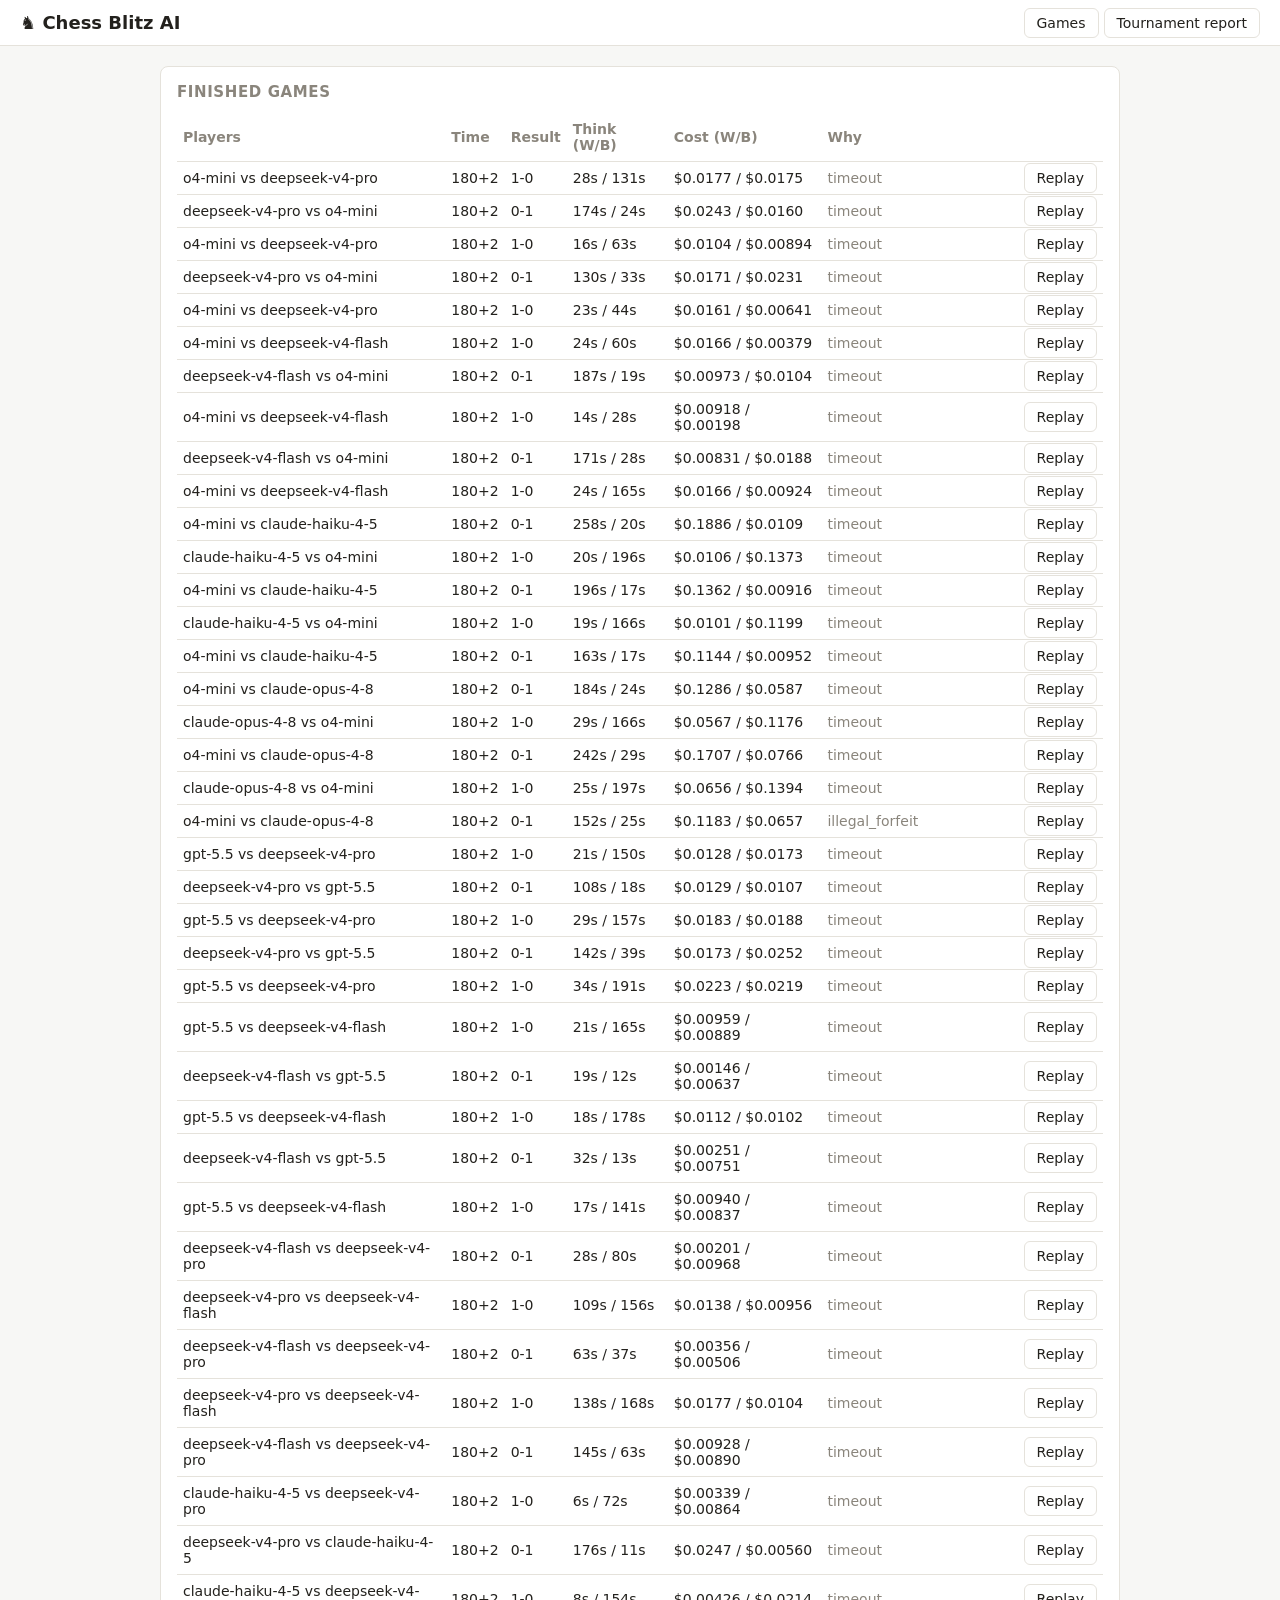
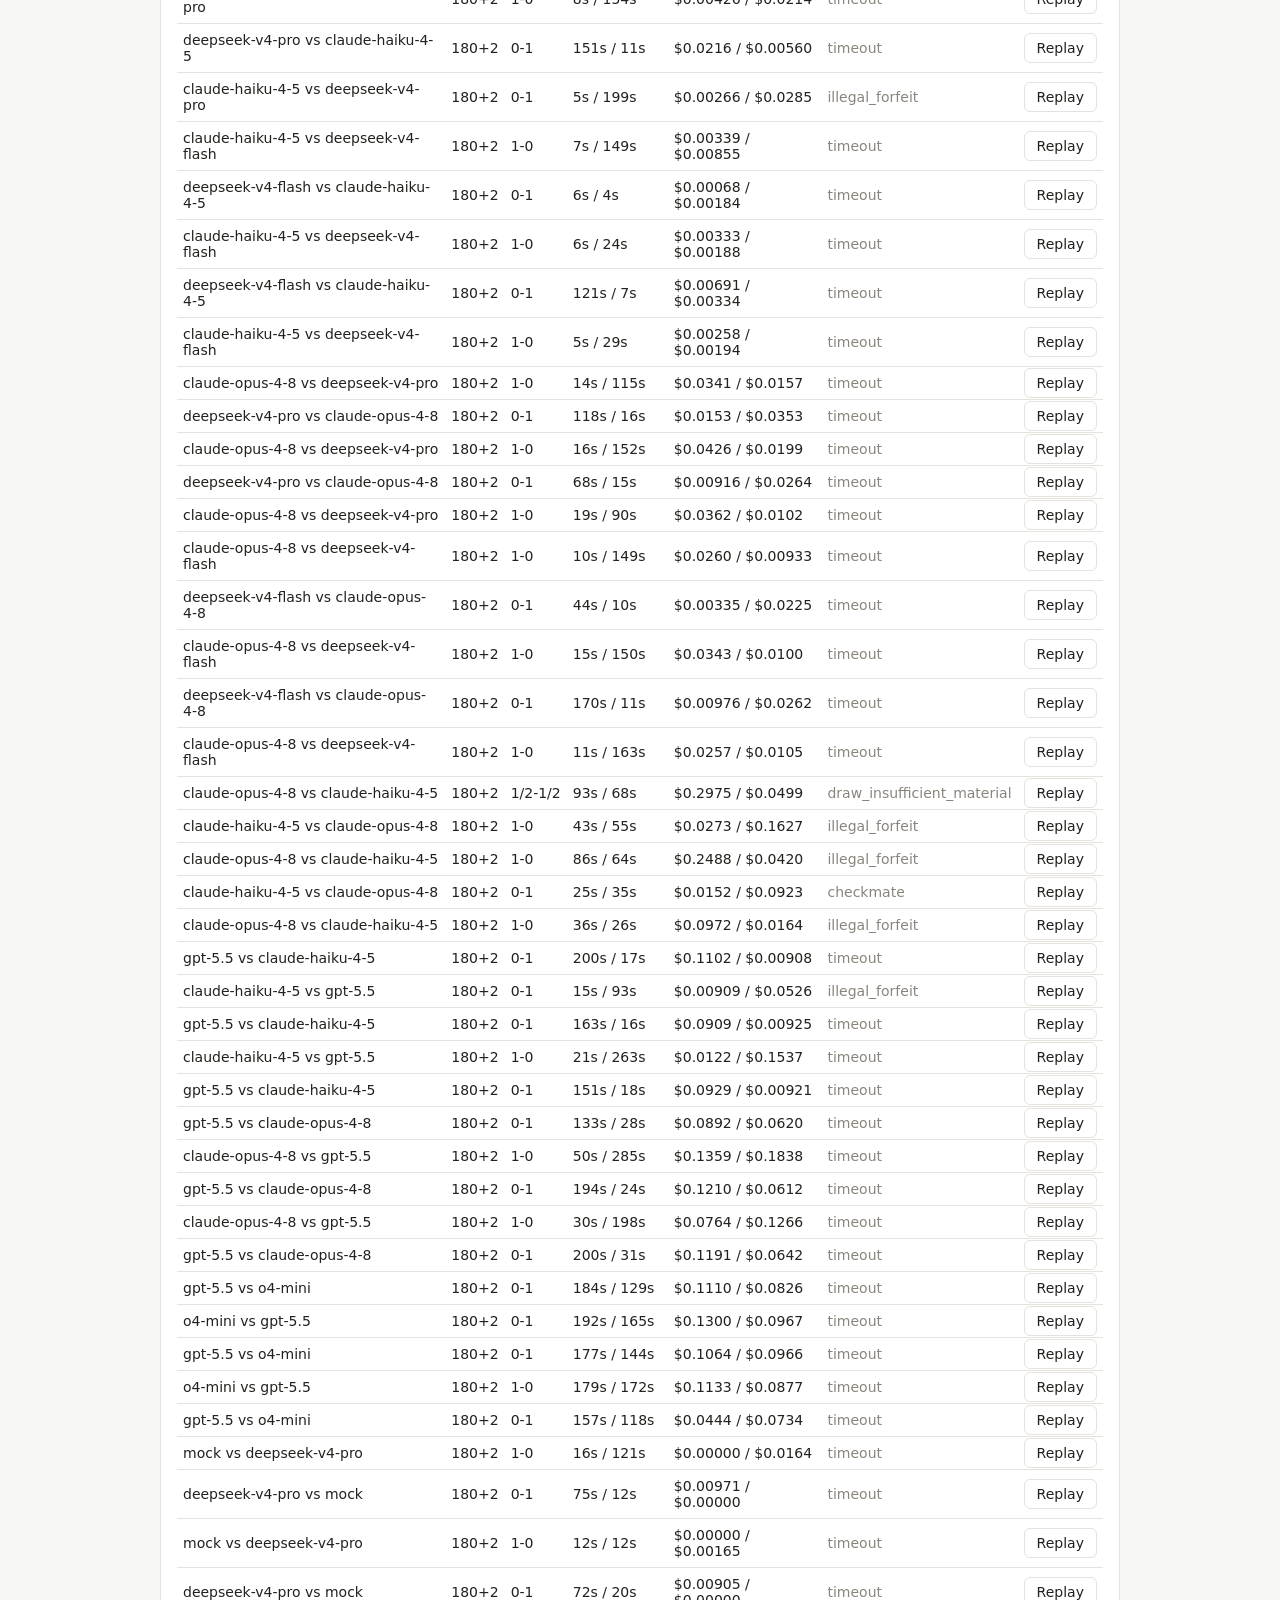
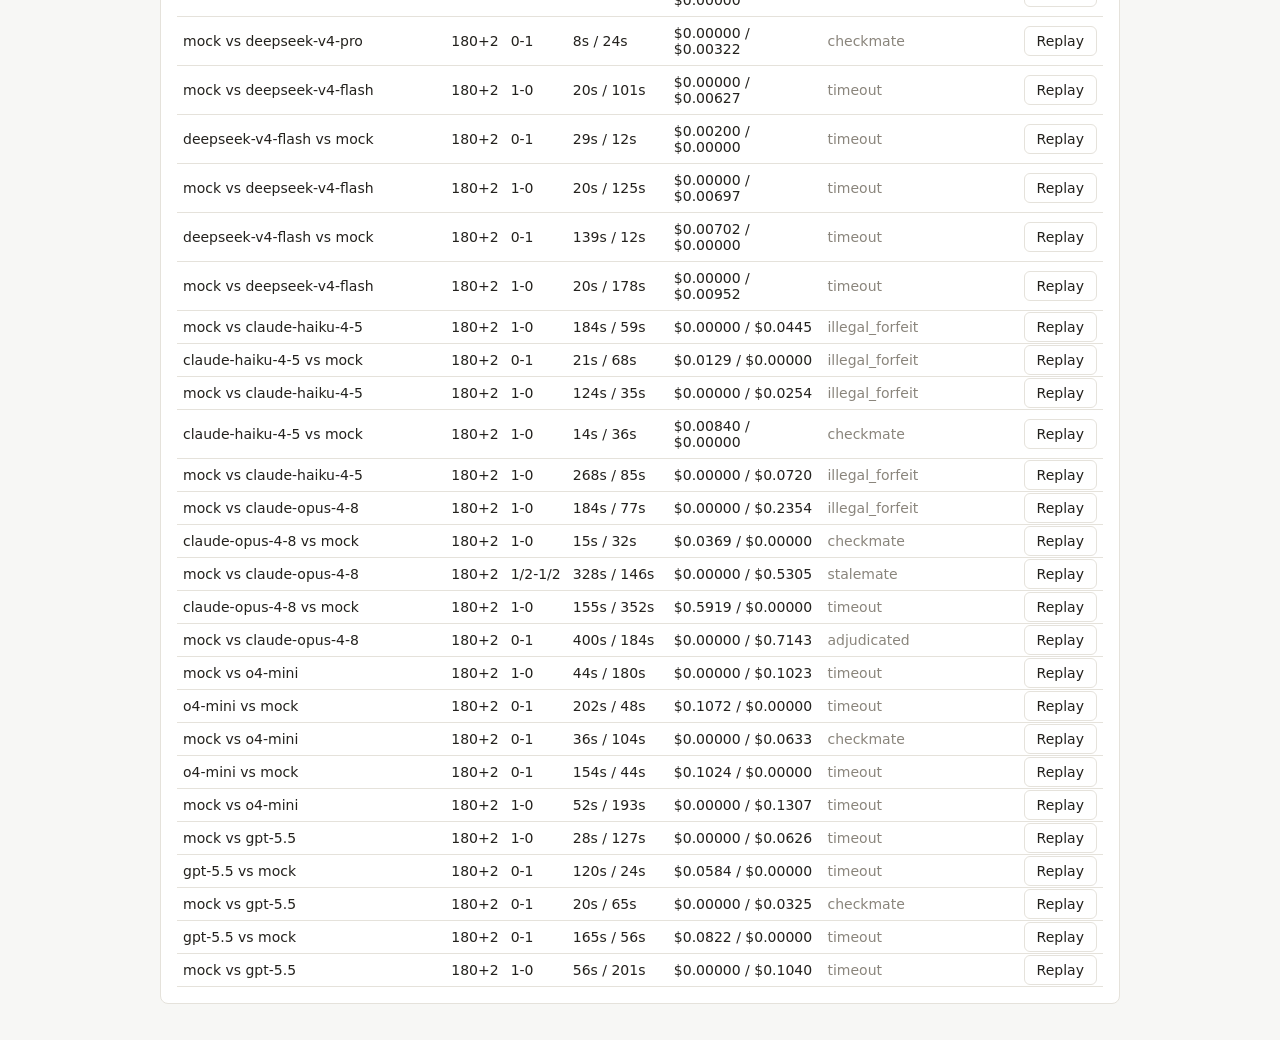
<file: docs/index.html>
<!DOCTYPE html>
<html lang="en">
<head>
  <meta charset="utf-8" />
  <meta name="viewport" content="width=device-width, initial-scale=1" />
  <title>Chess Blitz AI</title>
  <link rel="stylesheet" href="style.css" />
</head>
<body>
  <header>
    <h1><a href="#">♞ Chess Blitz AI</a></h1>
    <nav><a href="#" class="btn">Games</a> <a href="tournament.html" class="btn">Tournament report</a></nav>
  </header>

  <main>
    <!-- List / lobby view -->
    <section id="list-view">
      <div class="panel">
        <h2>New game</h2>
        <form id="new-game-form" class="new-game">
          <fieldset class="side">
            <legend>White</legend>
            <label>Provider <select id="w-provider"></select></label>
            <label>Model <select id="w-model"></select></label>
            <label class="thinking" id="w-thinking-wrap" hidden>Thinking
              <select id="w-thinking"><option value="fast">fast</option><option value="adaptive">adaptive</option></select>
            </label>
            <label class="mockopt" id="w-mock-wrap">Illegal prob
              <input type="number" id="wprob" value="0" min="0" max="1" step="0.05" />
            </label>
          </fieldset>
          <fieldset class="side">
            <legend>Black</legend>
            <label>Provider <select id="b-provider"></select></label>
            <label>Model <select id="b-model"></select></label>
            <label class="thinking" id="b-thinking-wrap" hidden>Thinking
              <select id="b-thinking"><option value="fast">fast</option><option value="adaptive">adaptive</option></select>
            </label>
            <label class="mockopt" id="b-mock-wrap">Illegal prob
              <input type="number" id="bprob" value="0" min="0" max="1" step="0.05" />
            </label>
          </fieldset>
          <fieldset class="side">
            <legend>Clock</legend>
            <label>Base (s) <input type="number" id="base" value="180" min="1" /></label>
            <label>Increment (s) <input type="number" id="inc" value="2" min="0" /></label>
          </fieldset>
          <button type="submit" class="btn primary">Start game</button>
        </form>
      </div>

      <div class="panel">
        <h2>Prompts sent to the AI</h2>
        <p id="prompts-note" class="muted"></p>
        <details>
          <summary>System prompt</summary>
          <pre id="system-prompt" class="prompt"></pre>
        </details>
        <details>
          <summary>Per-turn prompt (example — starting position)</summary>
          <pre id="move-prompt" class="prompt"></pre>
        </details>
      </div>

      <div class="panel">
        <h2>Live games</h2>
        <table id="live-table"><thead>
          <tr><th>Players</th><th>Time</th><th>Status</th><th></th></tr>
        </thead><tbody></tbody></table>
        <p id="no-live" class="muted">No live games.</p>
      </div>

      <div class="panel">
        <h2>Finished games</h2>
        <table id="finished-table"><thead>
          <tr><th>Players</th><th>Time</th><th>Result</th><th>Think (W/B)</th><th>Cost (W/B)</th><th>Why</th><th></th></tr>
        </thead><tbody></tbody></table>
        <p id="no-finished" class="muted">No finished games yet.</p>
      </div>
    </section>

    <!-- Game view (live or replay) -->
    <section id="game-view" hidden>
      <div class="game-grid">
        <div class="board-col">
          <div class="clock" id="clock-black">3:00</div>
          <div id="board" class="board"></div>
          <div class="clock" id="clock-white">3:00</div>
          <div id="material" class="material"></div>
        </div>
        <div class="info-col">
          <div class="panel">
            <h2 id="game-title">Game</h2>
            <p id="game-status" class="status"></p>
            <p id="game-reasoning" class="reasoning"></p>
            <p id="game-think" class="muted"></p>
            <p id="game-cost" class="muted"></p>
          </div>
          <div class="panel controls" id="replay-controls" hidden>
            <button id="btn-start" class="btn">⏮</button>
            <button id="btn-prev" class="btn">◀</button>
            <button id="btn-play" class="btn">▶ Auto</button>
            <button id="btn-next" class="btn">▶</button>
            <button id="btn-end" class="btn">⏭</button>
            <span id="ply-indicator" class="muted"></span>
          </div>
          <div class="panel moves-panel">
            <h2>Moves</h2>
            <ol id="moves"></ol>
          </div>
        </div>
      </div>
    </section>
  </main>

  <script src="config.js"></script>
  <script src="app.js"></script>
</body>
</html>
</file>
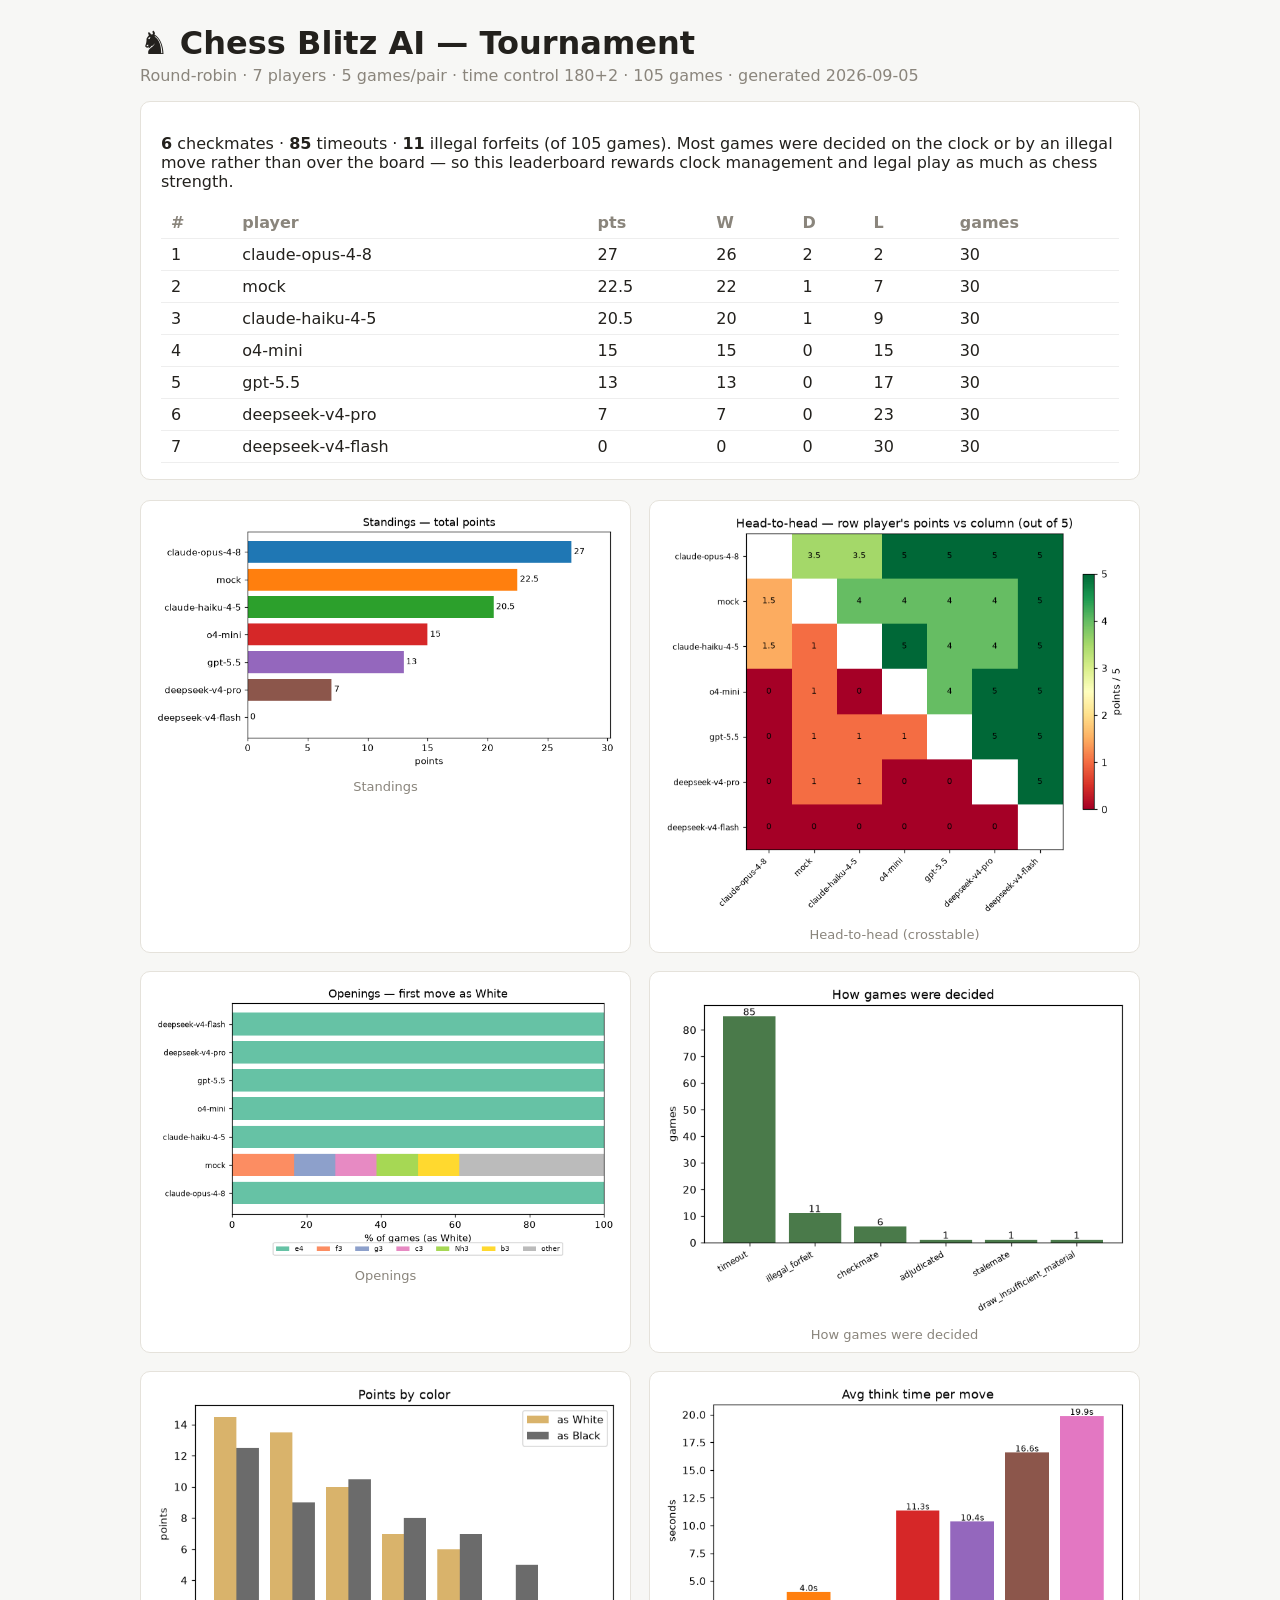
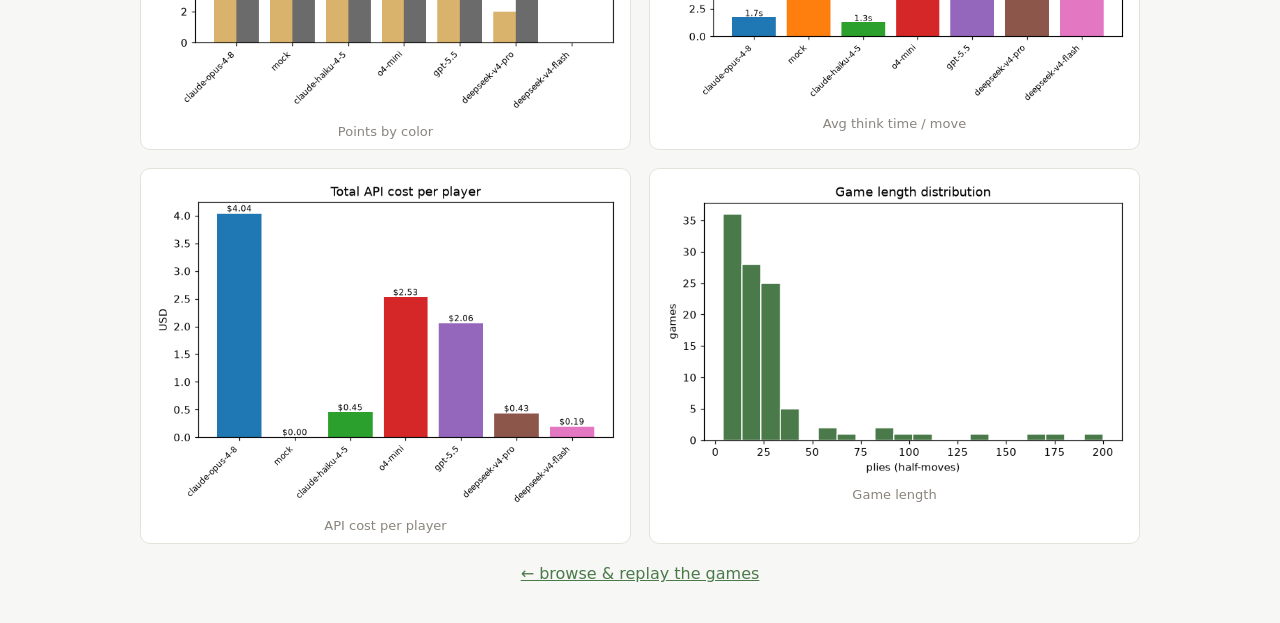
<file: docs/tournament.html>
<!DOCTYPE html>
<html lang="en"><head><meta charset="utf-8"/>
<meta name="viewport" content="width=device-width, initial-scale=1"/>
<title>Chess Blitz AI — Tournament report</title>
<style>
  body { margin:0; font-family: system-ui,-apple-system,Segoe UI,Roboto,sans-serif;
         color:#23211d; background:#f7f7f5; }
  main { max-width:1000px; margin:0 auto; padding:24px; }
  h1 { margin:0 0 4px; }
  .sub { color:#8a857c; margin:0 0 16px; }
  .panel { background:#fff; border:1px solid #e5e2db; border-radius:10px;
            padding:16px 20px; margin-bottom:20px; }
  table { border-collapse:collapse; width:100%; font-variant-numeric:tabular-nums; }
  th,td { text-align:left; padding:6px 10px; border-bottom:1px solid #eee; }
  th { color:#8a857c; }
  tr:first-child td { font-weight:600; }
  .grid { display:grid; grid-template-columns:repeat(2,1fr); gap:18px; }
  @media (max-width:720px) { .grid { grid-template-columns:1fr; } }
  figure { margin:0; background:#fff; border:1px solid #e5e2db; border-radius:10px; padding:10px; }
  figure img { width:100%; height:auto; display:block; }
  figcaption { text-align:center; color:#8a857c; font-size:13px; padding-top:6px; }
  a { color:#4a7a4a; }
</style></head><body><main>
  <h1>♞ Chess Blitz AI — Tournament</h1>
  <p class="sub">Round-robin · 7 players · 5 games/pair ·
     time control 180+2 · 105 games ·
     generated 2026-09-05</p>

  <div class="panel">
    <p><b>6</b> checkmates · <b>85</b> timeouts ·
       <b>11</b> illegal forfeits (of 105 games). Most games were
       decided on the clock or by an illegal move rather than over the board —
       so this leaderboard rewards clock management and legal play as much as
       chess strength.</p>
    <table>
      <tr><th>#</th><th>player</th><th>pts</th><th>W</th><th>D</th><th>L</th><th>games</th></tr>
      <tr><td>1</td><td>claude-opus-4-8</td><td>27</td><td>26</td><td>2</td><td>2</td><td>30</td></tr><tr><td>2</td><td>mock</td><td>22.5</td><td>22</td><td>1</td><td>7</td><td>30</td></tr><tr><td>3</td><td>claude-haiku-4-5</td><td>20.5</td><td>20</td><td>1</td><td>9</td><td>30</td></tr><tr><td>4</td><td>o4-mini</td><td>15</td><td>15</td><td>0</td><td>15</td><td>30</td></tr><tr><td>5</td><td>gpt-5.5</td><td>13</td><td>13</td><td>0</td><td>17</td><td>30</td></tr><tr><td>6</td><td>deepseek-v4-pro</td><td>7</td><td>7</td><td>0</td><td>23</td><td>30</td></tr><tr><td>7</td><td>deepseek-v4-flash</td><td>0</td><td>0</td><td>0</td><td>30</td><td>30</td></tr>
    </table>
  </div>

  <div class="grid"><figure><img src="[data-uri]" alt="Standings"/><figcaption>Standings</figcaption></figure><figure><img src="[data-uri]" alt="Head-to-head (crosstable)"/><figcaption>Head-to-head (crosstable)</figcaption></figure><figure><img src="[data-uri]" alt="Openings"/><figcaption>Openings</figcaption></figure><figure><img src="[data-uri]" alt="How games were decided"/><figcaption>How games were decided</figcaption></figure><figure><img src="[data-uri]" alt="Points by color"/><figcaption>Points by color</figcaption></figure><figure><img src="[data-uri]" alt="Avg think time / move"/><figcaption>Avg think time / move</figcaption></figure><figure><img src="[data-uri]" alt="API cost per player"/><figcaption>API cost per player</figcaption></figure><figure><img src="[data-uri]" alt="Game length"/><figcaption>Game length</figcaption></figure></div>

  <p class="sub" style="text-align:center;margin-top:20px">
    <a href="index.html">← browse &amp; replay the games</a>
  </p>
</main></body></html>
</file>
<file: docs/style.css>
:root {
  --bg: #f7f7f5;
  --panel: #ffffff;
  --ink: #23211d;
  --muted: #8a857c;
  --line: #e5e2db;
  --accent: #4a7a4a;
  --light: #f0d9b5;
  --dark: #b58863;
  --hl: #f6f38b;
}

* { box-sizing: border-box; }

body {
  margin: 0;
  font-family: system-ui, -apple-system, Segoe UI, Roboto, sans-serif;
  color: var(--ink);
  background: var(--bg);
}

header {
  display: flex;
  align-items: center;
  justify-content: space-between;
  padding: 12px 20px;
  border-bottom: 1px solid var(--line);
  background: var(--panel);
}
header h1 { font-size: 18px; margin: 0; }
header a { color: var(--ink); text-decoration: none; }

main { max-width: 1000px; margin: 0 auto; padding: 20px; }

.panel {
  background: var(--panel);
  border: 1px solid var(--line);
  border-radius: 8px;
  padding: 16px;
  margin-bottom: 16px;
}
.panel h2 { margin: 0 0 12px; font-size: 15px; text-transform: uppercase; letter-spacing: .04em; color: var(--muted); }

.muted { color: var(--muted); font-size: 14px; }

.btn {
  border: 1px solid var(--line);
  background: var(--panel);
  color: var(--ink);
  border-radius: 6px;
  padding: 6px 12px;
  font-size: 14px;
  cursor: pointer;
  text-decoration: none;
}
.btn:hover { border-color: var(--muted); }
.btn.primary { background: var(--accent); color: #fff; border-color: var(--accent); }

table { width: 100%; border-collapse: collapse; font-size: 14px; }
th, td { text-align: left; padding: 8px 6px; border-bottom: 1px solid var(--line); }
th { color: var(--muted); font-weight: 600; }

.prompt {
  white-space: pre-wrap;
  word-break: break-word;
  font-family: ui-monospace, SFMono-Regular, Menlo, monospace;
  font-size: 12px;
  background: var(--bg);
  border: 1px solid var(--line);
  border-radius: 6px;
  padding: 10px 12px;
  margin: 8px 0 0;
  max-height: 320px;
  overflow: auto;
}
.panel details { margin-top: 6px; }
.panel summary { cursor: pointer; font-size: 14px; color: var(--accent); }

.new-game { display: flex; flex-wrap: wrap; gap: 16px; align-items: start; }
.new-game .side { border: 1px solid var(--line); border-radius: 8px; padding: 10px 14px; display: flex; flex-direction: column; gap: 8px; min-width: 170px; }
.new-game legend { font-size: 12px; text-transform: uppercase; letter-spacing: .04em; color: var(--muted); padding: 0 4px; }
.new-game label { display: flex; flex-direction: column; font-size: 13px; color: var(--muted); gap: 4px; }
.new-game label[hidden] { display: none; }
.new-game input, .new-game select { padding: 6px; border: 1px solid var(--line); border-radius: 6px; font-size: 14px; background: var(--panel); }
.new-game .btn { align-self: end; }

/* Game layout */
.game-grid { display: grid; grid-template-columns: minmax(320px, 440px) 1fr; gap: 20px; }
@media (max-width: 760px) { .game-grid { grid-template-columns: 1fr; } }

.board-col { display: flex; flex-direction: column; gap: 8px; }

.board {
  width: 100%;
  aspect-ratio: 1 / 1;
  display: grid;
  grid-template-columns: repeat(8, 1fr);
  grid-template-rows: repeat(8, 1fr);
  border: 2px solid var(--dark);
  border-radius: 4px;
  overflow: hidden;
  user-select: none;
}
.sq {
  position: relative;
  display: flex;
  align-items: center;
  justify-content: center;
  font-size: clamp(24px, 6vw, 44px);
  line-height: 1;
}
.sq.light { background: var(--light); }
.sq.dark { background: var(--dark); }
.sq.hl { box-shadow: inset 0 0 0 100px rgba(246, 243, 139, .45); }

.coord {
  position: absolute;
  font-size: clamp(8px, 1.5vw, 11px);
  font-weight: 700;
  line-height: 1;
  pointer-events: none;
  user-select: none;
}
.coord.rank { top: 2px; left: 3px; }
.coord.file { right: 3px; bottom: 2px; }
.coord.on-light { color: var(--dark); }
.coord.on-dark { color: var(--light); }

.clock {
  font-variant-numeric: tabular-nums;
  font-size: 30px;
  font-weight: 700;
  text-align: center;
  padding: 8px;
  background: var(--panel);
  border: 1px solid var(--line);
  border-radius: 8px;
}
.clock.active { border-color: var(--accent); color: var(--accent); }
.clock.low { color: #b03535; }

.material { text-align: center; font-size: 13px; color: var(--muted); font-variant-numeric: tabular-nums; padding-top: 2px; }

.status { font-size: 15px; margin: 4px 0; }
.reasoning { font-size: 14px; color: var(--muted); font-style: italic; min-height: 20px; }

.controls { display: flex; align-items: center; gap: 8px; flex-wrap: wrap; }

.moves-panel { max-height: 340px; overflow: auto; }
#moves { margin: 0; padding-left: 28px; font-size: 14px; }
#moves li { padding: 4px 6px; border-radius: 4px; }
#moves li.penalty { color: #b03535; }
#moves li.current { background: var(--hl); }
.move-head { font-weight: 600; }
.move-why { font-size: 12px; color: var(--muted); font-style: italic; margin-top: 1px; }
#moves li.current .move-why { color: var(--ink); }
.move-meta { font-size: 11px; color: var(--muted); font-variant-numeric: tabular-nums; margin-top: 1px; }
#moves li.clickable { cursor: pointer; }
#moves li.clickable:hover { background: var(--line); }
</file>
